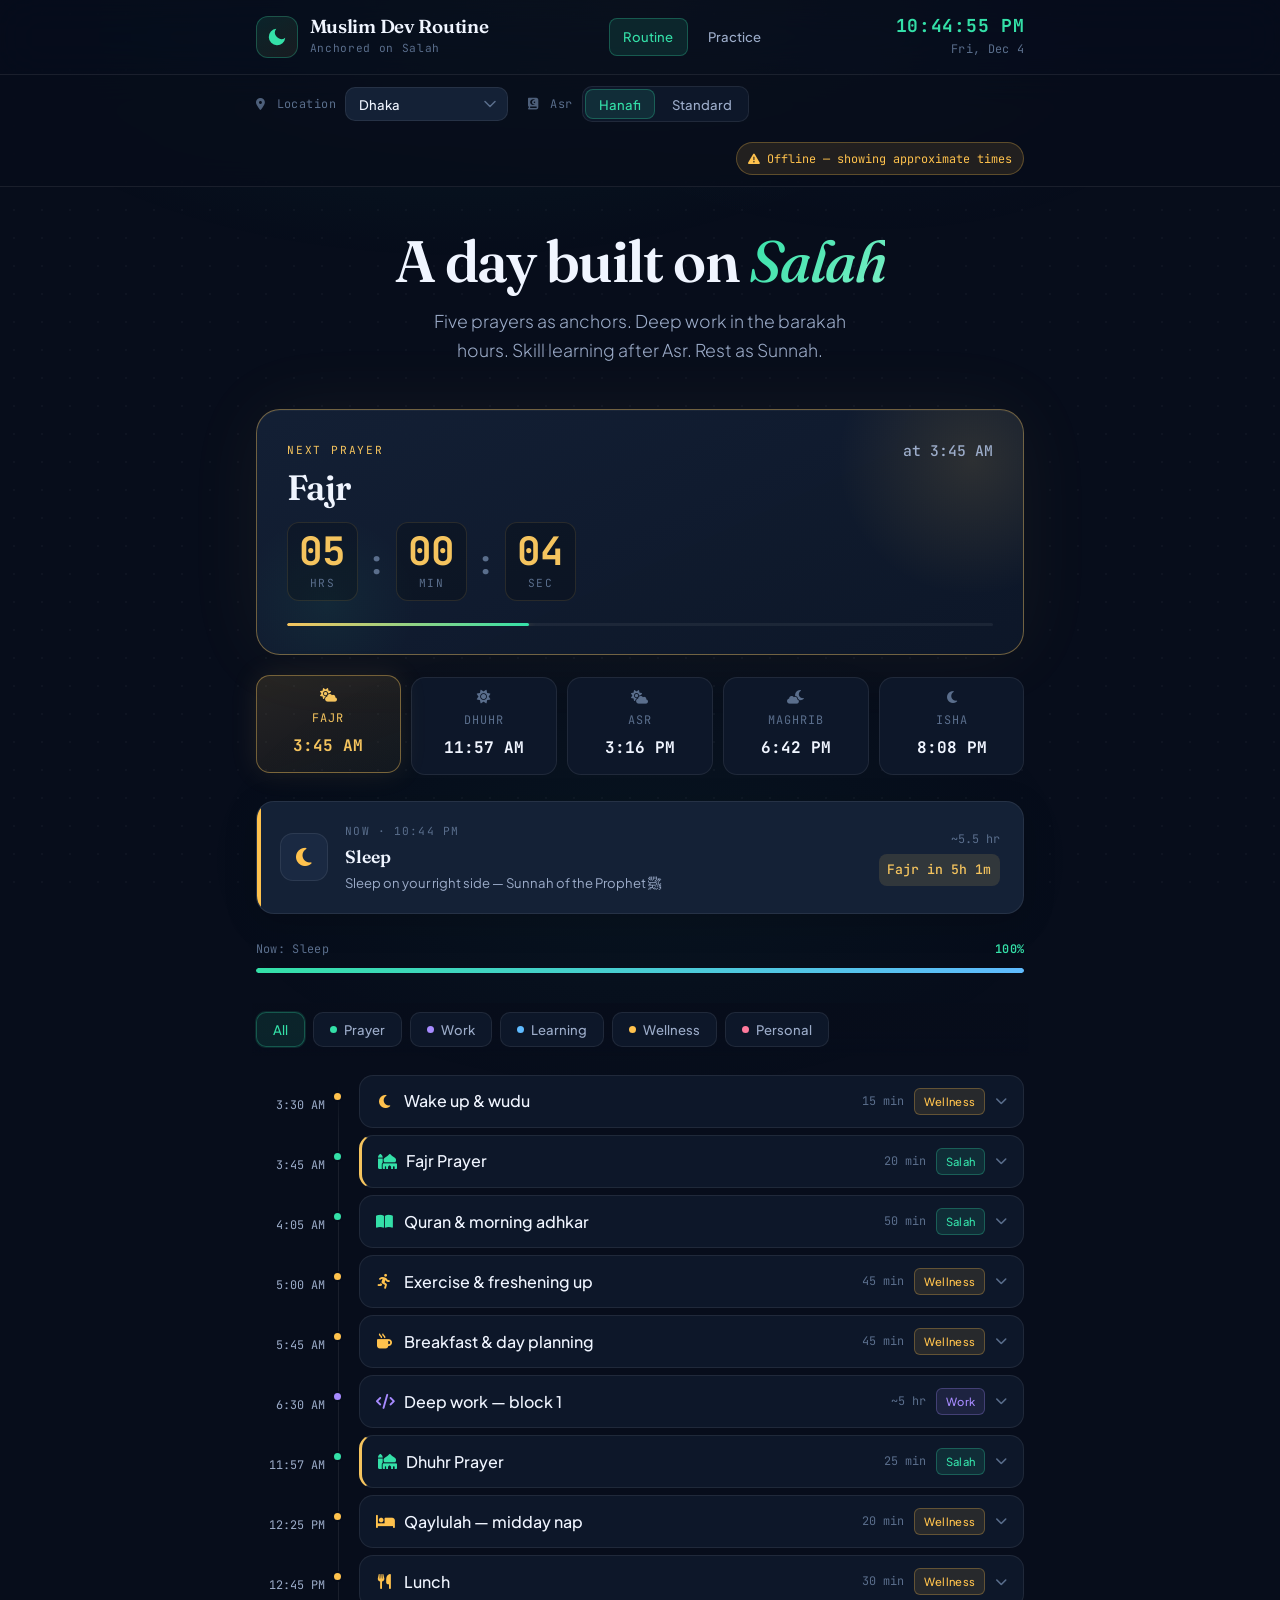
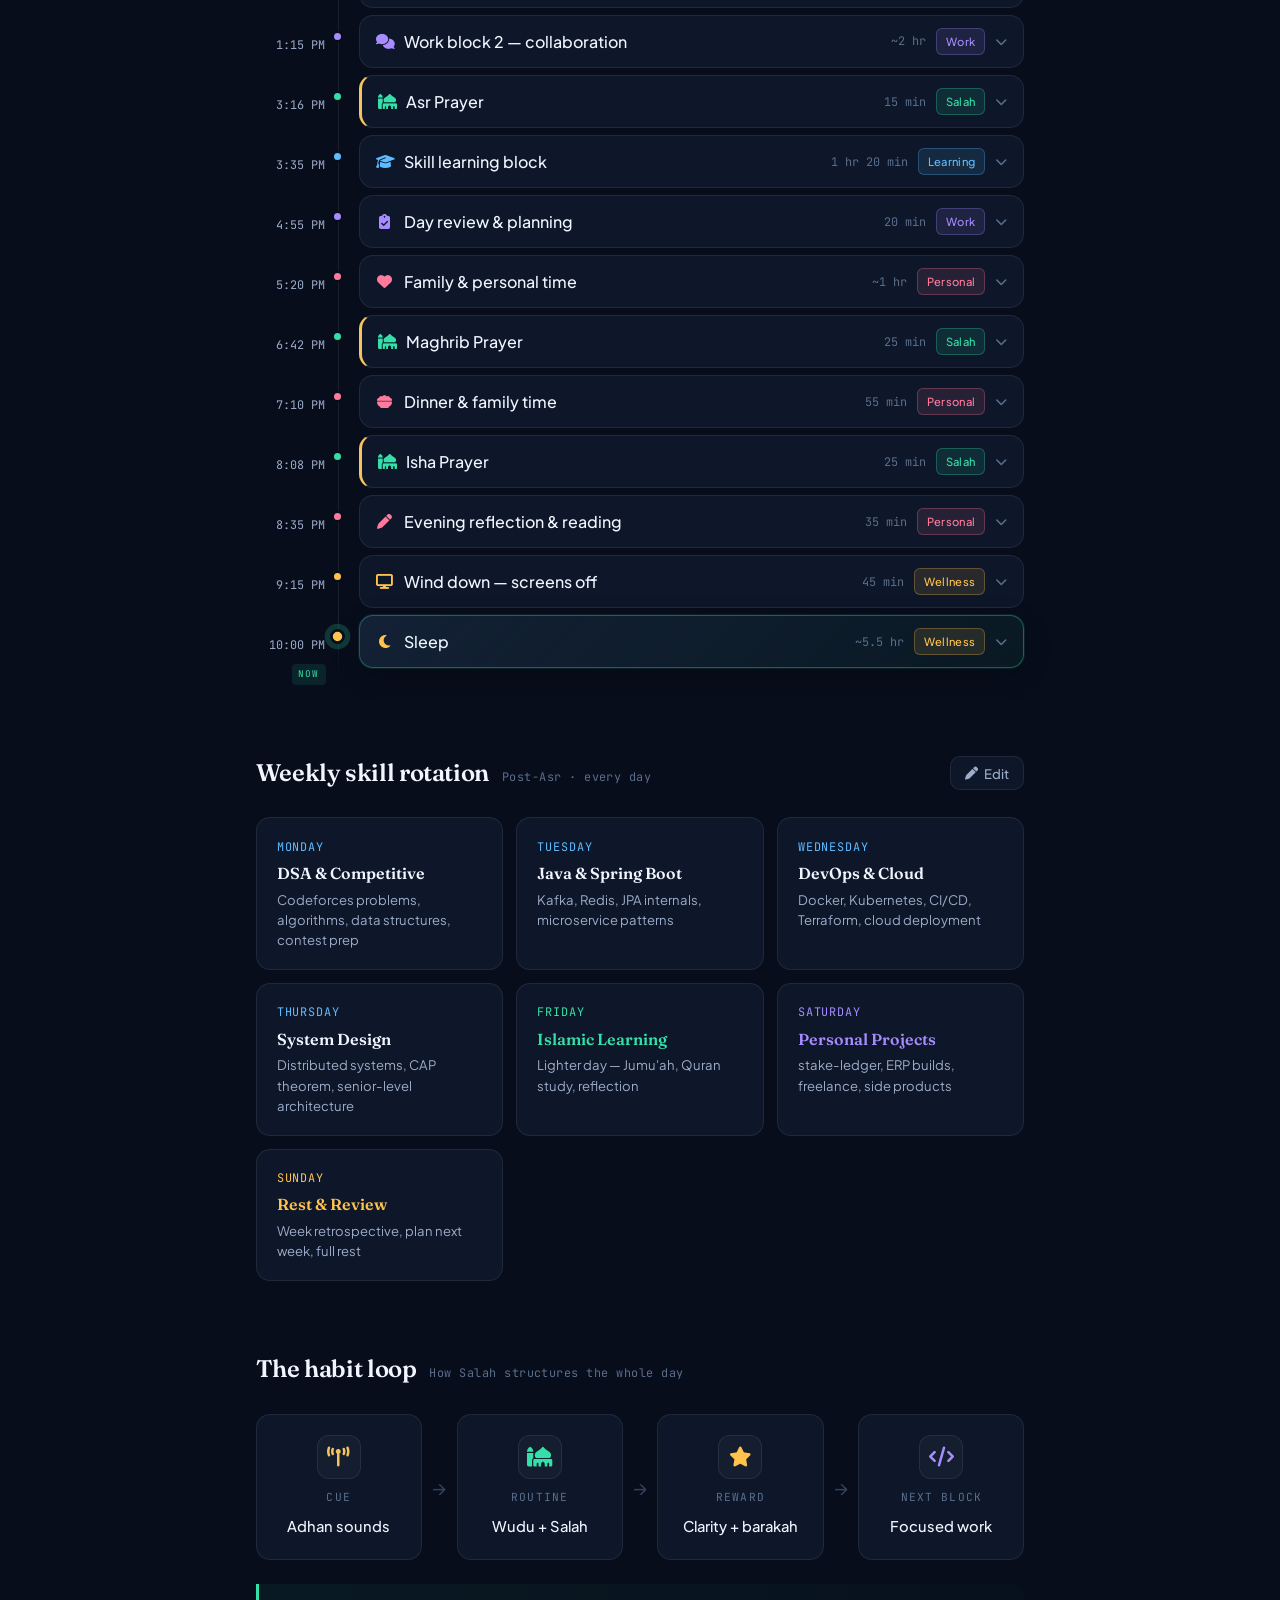
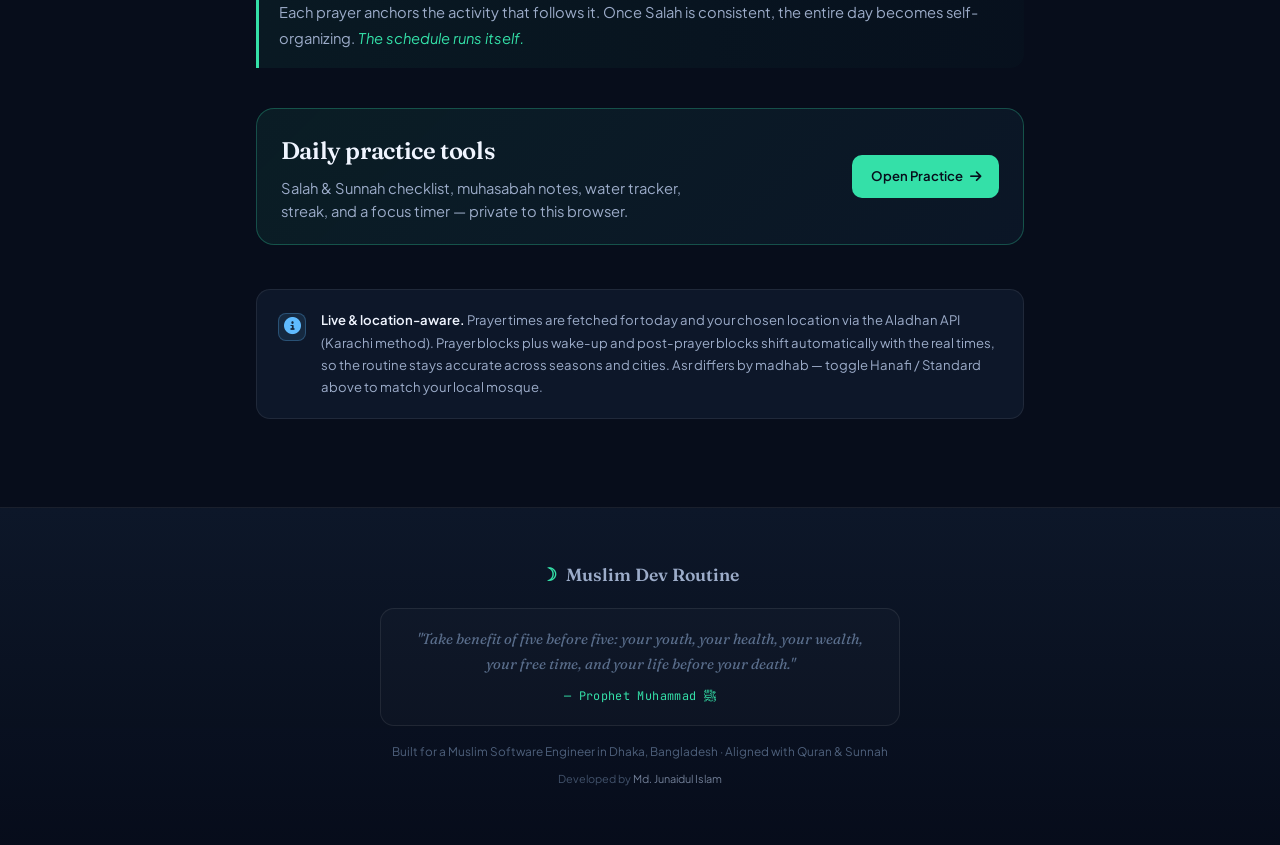
<file: index.html>
<!DOCTYPE html>
<html lang="en">
<head>
  <meta charset="UTF-8" />
  <meta name="viewport" content="width=device-width, initial-scale=1.0" />
  <meta name="description" content="A complete daily routine for a Muslim Software Engineer — anchored around the five daily prayers with live times, deep work, skill learning, and Sunnah habits." />
  <title>Muslim Dev Routine</title>

  <!-- Fonts: Fraunces (display serif) · Plus Jakarta Sans (body) · JetBrains Mono (time) -->
  <link rel="preconnect" href="https://fonts.googleapis.com" />
  <link rel="preconnect" href="https://fonts.gstatic.com" crossorigin />
  <link href="https://fonts.googleapis.com/css2?family=Fraunces:opsz,wght@9..144,400;9..144,500;9..144,600;9..144,700&family=Plus+Jakarta+Sans:wght@300;400;500;600;700&family=JetBrains+Mono:wght@400;500;700&display=swap" rel="stylesheet" />

  <!-- Icons -->
  <link rel="stylesheet" href="https://cdnjs.cloudflare.com/ajax/libs/font-awesome/6.5.0/css/all.min.css" />

  <link rel="stylesheet" href="style.css" />
</head>
<body>

  <div class="bg-dots" aria-hidden="true"></div>
  <div class="bg-glow" aria-hidden="true"></div>
  <div class="bg-glow-bottom" aria-hidden="true"></div>
  <div class="scroll-bar" id="scrollBar" aria-hidden="true"></div>

  <!-- ═══ HEADER ═══ -->
  <header class="header">
    <div class="wrap header-wrap">
      <a class="brand" href="index.html" aria-label="Muslim Dev Routine">
        <span class="brand-moon" aria-hidden="true">
          <svg width="22" height="22" viewBox="0 0 24 24" fill="none">
            <path d="M21 12.79A9 9 0 1 1 11.21 3 7 7 0 0 0 21 12.79z" fill="currentColor"/>
          </svg>
        </span>
        <span class="brand-text">
          <span class="brand-name">Muslim Dev Routine</span>
          <span class="brand-tagline">Anchored on Salah</span>
        </span>
      </a>
      <nav class="site-nav" aria-label="Primary">
        <a class="nav-link active" href="index.html" aria-current="page">Routine</a>
        <a class="nav-link" href="practice.html">Practice</a>
      </nav>
      <div class="header-clock" aria-live="off">
        <div class="clock-time" id="clockTime">--:--:--</div>
        <div class="clock-date" id="clockDate">Loading…</div>
      </div>
    </div>
  </header>

  <!-- ═══ CONTROLS ═══ -->
  <div class="controls-bar">
    <div class="wrap controls-wrap">
      <div class="control-group">
        <label class="control-label" for="citySelect"><i class="fas fa-location-dot" aria-hidden="true"></i> Location</label>
        <select id="citySelect" class="control-select" aria-label="Choose city">
          <option value="__geo">📍 Use my location</option>
          <option value="dhaka" selected>Dhaka</option>
          <option value="chittagong">Chittagong</option>
          <option value="sylhet">Sylhet</option>
          <option value="rajshahi">Rajshahi</option>
          <option value="khulna">Khulna</option>
          <option value="rangpur">Rangpur</option>
          <option value="barisal">Barisal</option>
          <option value="mymensingh">Mymensingh</option>
        </select>
      </div>
      <div class="control-group">
        <span class="control-label"><i class="fas fa-book-quran" aria-hidden="true"></i> Asr</span>
        <div class="madhab-toggle" role="tablist" aria-label="Asr calculation method">
          <button class="madhab-btn active" data-school="1" role="tab" aria-selected="true">Hanafi</button>
          <button class="madhab-btn" data-school="0" role="tab" aria-selected="false">Standard</button>
        </div>
      </div>
      <div class="live-banner" id="liveBanner">Loading…</div>
    </div>
  </div>

  <!-- ═══ MAIN ═══ -->
  <main>
    <div class="wrap main-wrap">

      <!-- Hero -->
      <section class="hero" aria-labelledby="heroTitle">
        <h1 class="hero-title" id="heroTitle">A day built on <em>Salah</em></h1>
        <p class="hero-sub">Five prayers as anchors. Deep work in the barakah hours. Skill learning after Asr. Rest as Sunnah.</p>
      </section>

      <!-- ═══ NEXT-PRAYER COUNTDOWN ═══ -->
      <section class="countdown" id="countdown" aria-label="Countdown to next prayer">
        <div class="cd-top">
          <span class="cd-kicker">Next prayer</span>
          <span class="cd-target" id="cdTarget">—</span>
        </div>
        <div class="cd-name" id="cdName">—</div>
        <div class="cd-timer" id="cdTimer" role="timer" aria-live="off">
          <span class="cd-unit"><span class="cd-num" id="cdH">00</span><span class="cd-lab">hrs</span></span>
          <span class="cd-colon">:</span>
          <span class="cd-unit"><span class="cd-num" id="cdM">00</span><span class="cd-lab">min</span></span>
          <span class="cd-colon">:</span>
          <span class="cd-unit"><span class="cd-num" id="cdS">00</span><span class="cd-lab">sec</span></span>
        </div>
        <div class="cd-track" aria-hidden="true"><div class="cd-fill" id="cdFill"></div></div>
      </section>

      <!-- Prayer pills row -->
      <div class="prayer-row" role="list" aria-label="Today's prayer times" id="prayerPills"></div>

      <!-- Now card -->
      <div class="now-card" id="nowCard" aria-live="off" aria-label="Current activity"></div>

      <!-- Day progress -->
      <div class="progress-row" role="group" aria-label="Day progress">
        <div class="progress-meta">
          <span id="progressLabel">Day progress</span>
          <span class="progress-pct" id="progressPct">0%</span>
        </div>
        <div class="progress-track" role="progressbar" aria-valuenow="0" aria-valuemin="0" aria-valuemax="100" id="progressTrack">
          <div class="progress-fill" id="progressFill"></div>
        </div>
      </div>

      <!-- Filter bar + Timeline -->
      <section class="schedule-section" aria-label="Daily schedule">
        <nav class="filters" aria-label="Filter by category" role="tablist">
          <button class="filter active" data-cat="all" role="tab" aria-selected="true">All</button>
          <button class="filter" data-cat="s" role="tab" aria-selected="false"><span class="fdot fdot-s"></span>Prayer</button>
          <button class="filter" data-cat="w" role="tab" aria-selected="false"><span class="fdot fdot-w"></span>Work</button>
          <button class="filter" data-cat="l" role="tab" aria-selected="false"><span class="fdot fdot-l"></span>Learning</button>
          <button class="filter" data-cat="h" role="tab" aria-selected="false"><span class="fdot fdot-h"></span>Wellness</button>
          <button class="filter" data-cat="f" role="tab" aria-selected="false"><span class="fdot fdot-f"></span>Personal</button>
        </nav>
        <div class="timeline" id="timeline" role="list"></div>
      </section>

      <!-- Weekly rotation -->
      <section class="extra-section" aria-labelledby="weekTitle">
        <div class="extra-header week-header">
          <div class="extra-header-main">
            <h2 id="weekTitle">Weekly skill rotation</h2>
            <span class="extra-sub">Post-Asr · every day</span>
            <span class="week-custom-badge" id="weekCustomBadge" hidden>Custom</span>
          </div>
          <div class="week-actions" id="weekActions" aria-label="Weekly rotation actions">
            <button type="button" class="week-btn" id="weekEditBtn" aria-label="Edit weekly rotation">
              <i class="fas fa-pen" aria-hidden="true"></i> Edit
            </button>
            <button type="button" class="week-btn week-btn-primary" id="weekSaveBtn" hidden>
              <i class="fas fa-check" aria-hidden="true"></i> Save
            </button>
            <button type="button" class="week-btn" id="weekCancelBtn" hidden>Cancel</button>
            <button type="button" class="week-btn week-btn-muted" id="weekResetBtn" hidden title="Restore default rotation">
              <i class="fas fa-rotate-left" aria-hidden="true"></i> Reset
            </button>
          </div>
        </div>
        <div class="week-grid" id="weekGrid"></div>
      </section>

      <!-- Habit loop -->
      <section class="extra-section" aria-labelledby="habitTitle">
        <div class="extra-header">
          <h2 id="habitTitle">The habit loop</h2>
          <span class="extra-sub">How Salah structures the whole day</span>
        </div>
        <div class="habit-flow">
          <div class="habit-card">
            <span class="habit-icon hc-gold"><i class="fas fa-tower-broadcast" aria-hidden="true"></i></span>
            <span class="habit-step">Cue</span><span class="habit-desc">Adhan sounds</span>
          </div>
          <span class="habit-arrow" aria-hidden="true">→</span>
          <div class="habit-card">
            <span class="habit-icon hc-green"><i class="fas fa-mosque" aria-hidden="true"></i></span>
            <span class="habit-step">Routine</span><span class="habit-desc">Wudu + Salah</span>
          </div>
          <span class="habit-arrow" aria-hidden="true">→</span>
          <div class="habit-card">
            <span class="habit-icon hc-amber"><i class="fas fa-star" aria-hidden="true"></i></span>
            <span class="habit-step">Reward</span><span class="habit-desc">Clarity + barakah</span>
          </div>
          <span class="habit-arrow" aria-hidden="true">→</span>
          <div class="habit-card">
            <span class="habit-icon hc-purple"><i class="fas fa-code" aria-hidden="true"></i></span>
            <span class="habit-step">Next block</span><span class="habit-desc">Focused work</span>
          </div>
        </div>
        <blockquote class="habit-quote">
          Each prayer anchors the activity that follows it. Once Salah is consistent,
          the entire day becomes self-organizing. <em>The schedule runs itself.</em>
        </blockquote>
      </section>

      <!-- Practice teaser (new interactive tools) -->
      <aside class="practice-teaser" aria-labelledby="practiceTeaserTitle">
        <div class="practice-teaser-copy">
          <h2 id="practiceTeaserTitle">Daily practice tools</h2>
          <p>Salah &amp; Sunnah checklist, muhasabah notes, water tracker, streak, and a focus timer — private to this browser.</p>
        </div>
        <a class="practice-teaser-cta" href="practice.html">
          Open Practice <i class="fas fa-arrow-right" aria-hidden="true"></i>
        </a>
      </aside>

      <!-- Info note -->
      <div class="info-note" role="note">
        <i class="fas fa-circle-info" aria-hidden="true"></i>
        <div>
          <strong>Live &amp; location-aware.</strong> Prayer times are fetched for today and your chosen
          location via the Aladhan API (Karachi method). Prayer blocks plus wake-up and post-prayer blocks
          shift automatically with the real times, so the routine stays accurate across seasons and cities.
          Asr differs by madhab — toggle Hanafi / Standard above to match your local mosque.
        </div>
      </div>

    </div>
  </main>

  <!-- ═══ FOOTER ═══ -->
  <footer class="footer">
    <div class="wrap footer-wrap">
      <p class="footer-brand"><span aria-hidden="true">☽</span> Muslim Dev Routine</p>
      <blockquote class="footer-hadith">
        "Take benefit of five before five: your youth, your health, your wealth,
        your free time, and your life before your death."
        <cite>— Prophet Muhammad ﷺ</cite>
      </blockquote>
      <p class="footer-note">Built for a Muslim Software Engineer in Dhaka, Bangladesh · Aligned with Quran &amp; Sunnah</p>
      <p class="footer-by">Developed by <a href="https://www.junaidul.pro.bd" target="_blank" rel="noopener noreferrer">Md. Junaidul Islam</a></p>
    </div>
  </footer>

  <script src="script.js"></script>
</body>
</html>
</file>
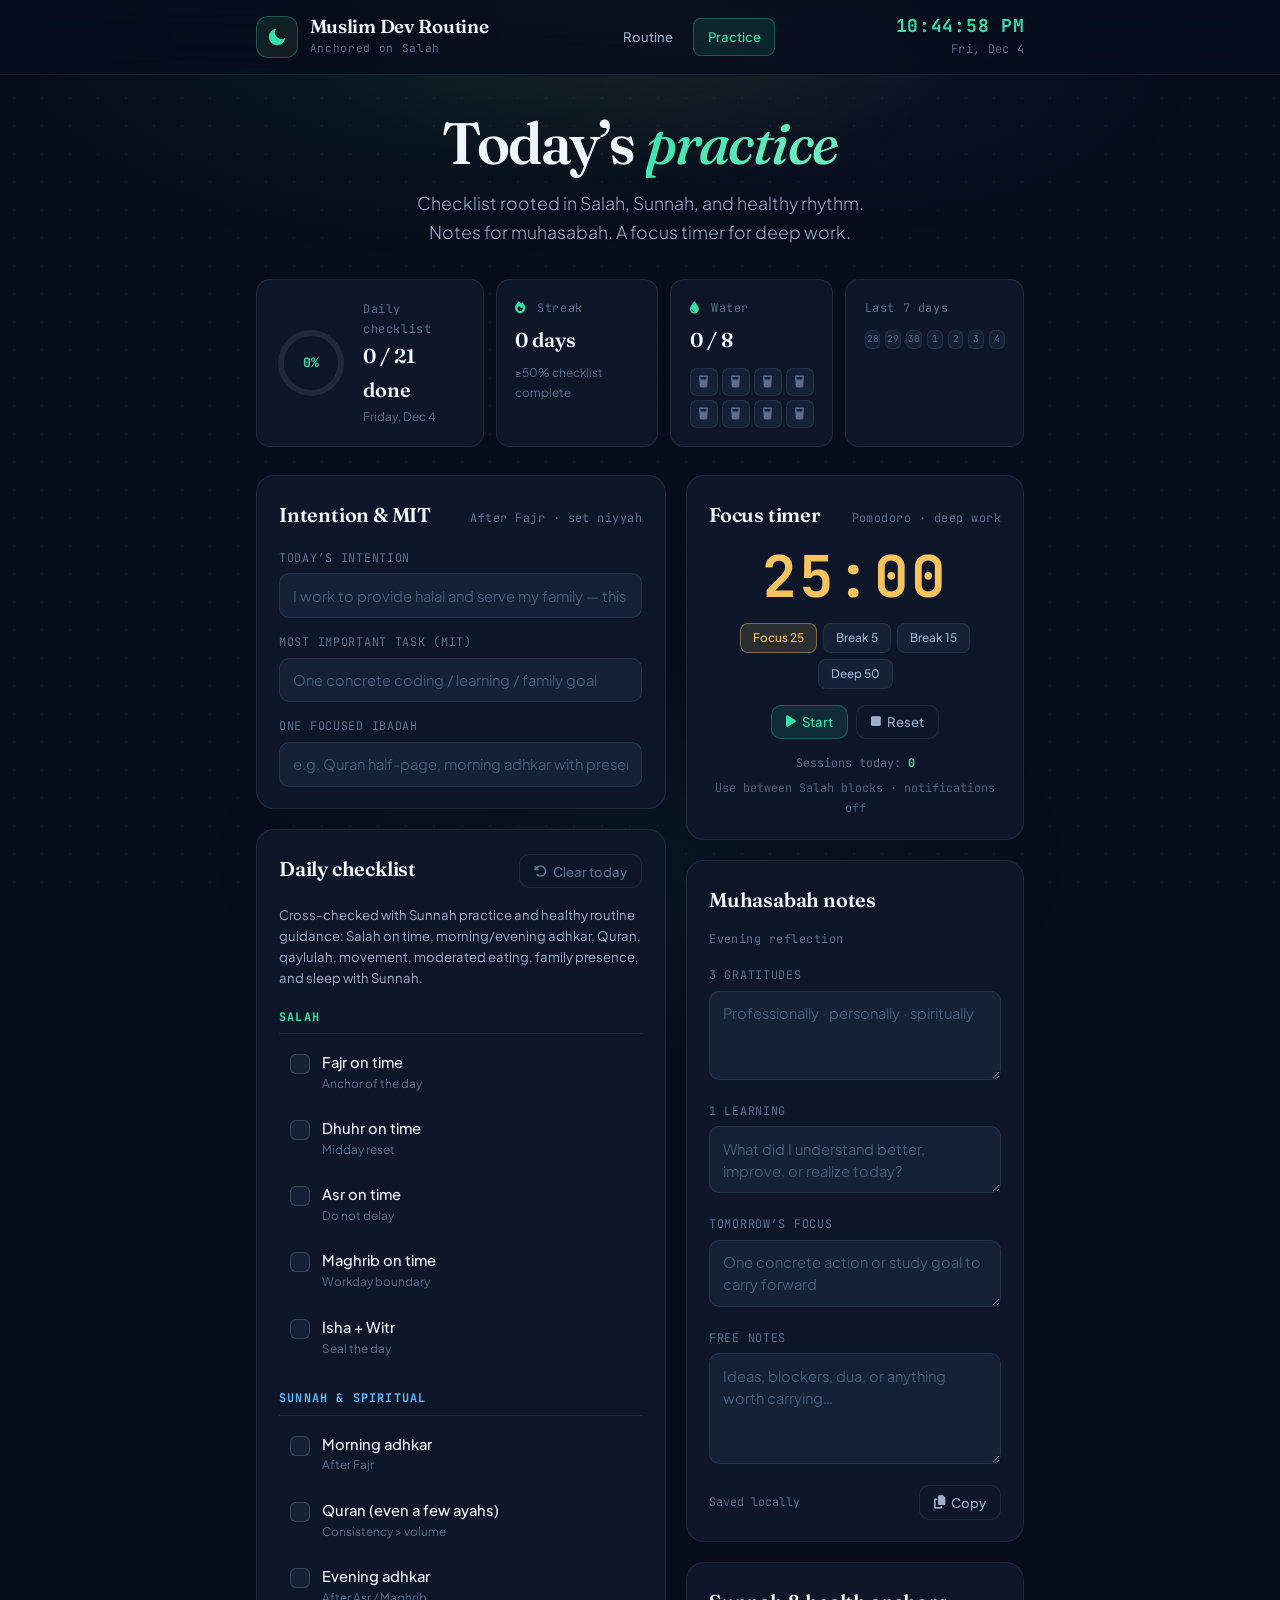
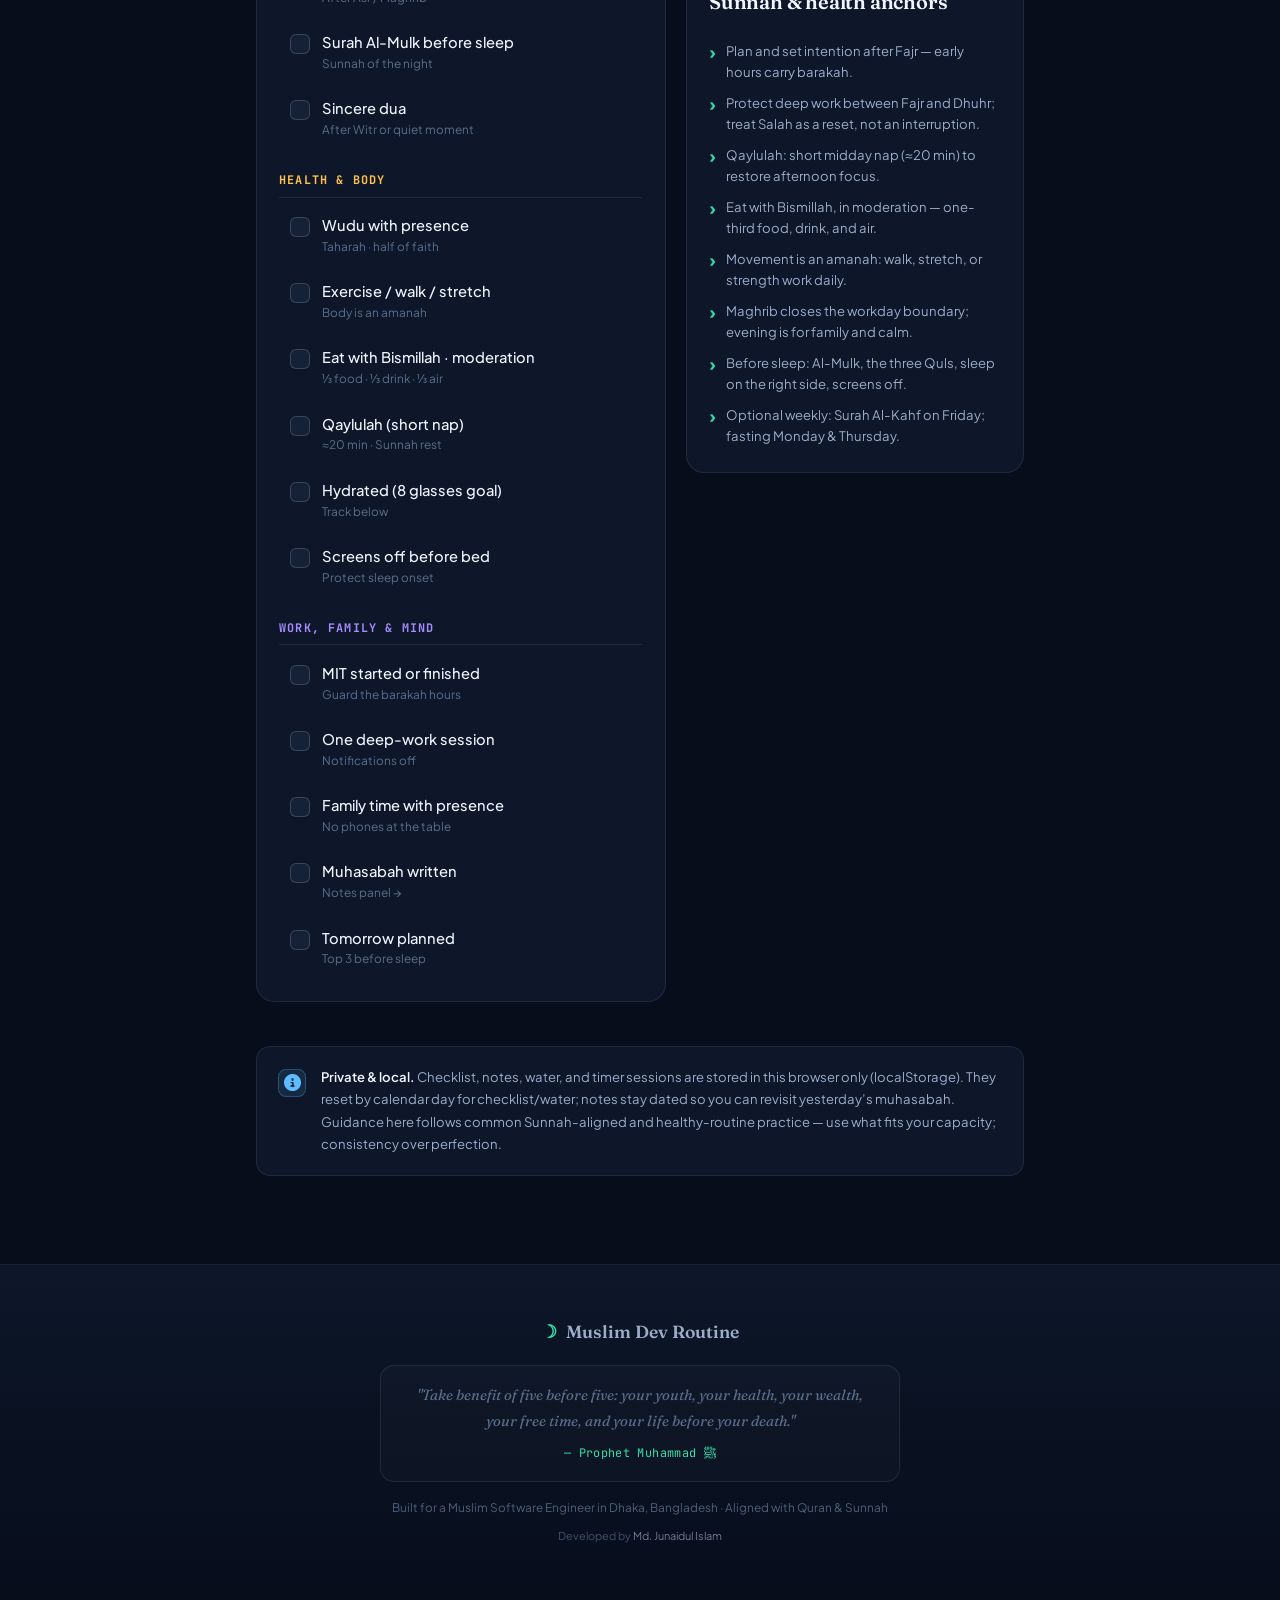
<file: practice.html>
<!DOCTYPE html>
<html lang="en">
<head>
  <meta charset="UTF-8" />
  <meta name="viewport" content="width=device-width, initial-scale=1.0" />
  <meta name="description" content="Interactive daily practice — Salah checklist, Sunnah & health habits, muhasabah notes, and a focus timer for the Muslim Dev Routine." />
  <title>Practice · Muslim Dev Routine</title>

  <link rel="preconnect" href="https://fonts.googleapis.com" />
  <link rel="preconnect" href="https://fonts.gstatic.com" crossorigin />
  <link href="https://fonts.googleapis.com/css2?family=Fraunces:opsz,wght@9..144,400;9..144,500;9..144,600;9..144,700&family=Plus+Jakarta+Sans:wght@300;400;500;600;700&family=JetBrains+Mono:wght@400;500;700&display=swap" rel="stylesheet" />
  <link rel="stylesheet" href="https://cdnjs.cloudflare.com/ajax/libs/font-awesome/6.5.0/css/all.min.css" />
  <link rel="stylesheet" href="style.css" />
</head>
<body class="practice-page">

  <div class="bg-dots" aria-hidden="true"></div>
  <div class="bg-glow" aria-hidden="true"></div>
  <div class="bg-glow-bottom" aria-hidden="true"></div>
  <div class="scroll-bar" id="scrollBar" aria-hidden="true"></div>

  <header class="header">
    <div class="wrap header-wrap">
      <a class="brand" href="index.html" aria-label="Muslim Dev Routine">
        <span class="brand-moon" aria-hidden="true">
          <svg width="22" height="22" viewBox="0 0 24 24" fill="none">
            <path d="M21 12.79A9 9 0 1 1 11.21 3 7 7 0 0 0 21 12.79z" fill="currentColor"/>
          </svg>
        </span>
        <span class="brand-text">
          <span class="brand-name">Muslim Dev Routine</span>
          <span class="brand-tagline">Anchored on Salah</span>
        </span>
      </a>
      <nav class="site-nav" aria-label="Primary">
        <a class="nav-link" href="index.html">Routine</a>
        <a class="nav-link active" href="practice.html" aria-current="page">Practice</a>
      </nav>
      <div class="header-clock" aria-live="off">
        <div class="clock-time" id="clockTime">--:--:--</div>
        <div class="clock-date" id="clockDate">Loading…</div>
      </div>
    </div>
  </header>

  <main>
    <div class="wrap main-wrap practice-wrap">

      <section class="hero practice-hero" aria-labelledby="practiceTitle">
        <h1 class="hero-title" id="practiceTitle">Today’s <em>practice</em></h1>
        <p class="hero-sub">Checklist rooted in Salah, Sunnah, and healthy rhythm. Notes for muhasabah. A focus timer for deep work.</p>
      </section>

      <!-- Summary strip -->
      <section class="practice-summary" aria-label="Today summary">
        <div class="psum-card psum-progress">
          <div class="psum-ring-wrap" aria-hidden="true">
            <svg class="psum-ring" viewBox="0 0 72 72">
              <circle class="psum-ring-bg" cx="36" cy="36" r="30" />
              <circle class="psum-ring-fill" id="progressRing" cx="36" cy="36" r="30" />
            </svg>
            <span class="psum-ring-pct" id="checkPctLabel">0%</span>
          </div>
          <div>
            <div class="psum-kicker">Daily checklist</div>
            <div class="psum-value" id="checkCountLabel">0 / 0 done</div>
            <div class="psum-hint" id="checkDateLabel">—</div>
          </div>
        </div>
        <div class="psum-card">
          <div class="psum-kicker"><i class="fas fa-fire" aria-hidden="true"></i> Streak</div>
          <div class="psum-value"><span id="streakCount">0</span> days</div>
          <div class="psum-hint">≥50% checklist complete</div>
        </div>
        <div class="psum-card">
          <div class="psum-kicker"><i class="fas fa-droplet" aria-hidden="true"></i> Water</div>
          <div class="psum-value"><span id="waterCount">0</span> / 8</div>
          <div class="water-row" id="waterRow" role="group" aria-label="Water glasses"></div>
        </div>
        <div class="psum-card psum-week">
          <div class="psum-kicker">Last 7 days</div>
          <div class="week-heat" id="weekHeat" aria-label="Weekly completion"></div>
        </div>
      </section>

      <div class="practice-grid">

        <!-- Left column -->
        <div class="practice-col">

          <!-- Intention -->
          <section class="panel" aria-labelledby="intentTitle">
            <div class="panel-head">
              <h2 id="intentTitle">Intention &amp; MIT</h2>
              <span class="panel-sub">After Fajr · set niyyah</span>
            </div>
            <label class="field">
              <span class="field-label">Today’s intention</span>
              <input type="text" id="intentInput" class="field-input" maxlength="160"
                placeholder="I work to provide halal and serve my family — this is ibadah" />
            </label>
            <label class="field">
              <span class="field-label">Most Important Task (MIT)</span>
              <input type="text" id="mitInput" class="field-input" maxlength="160"
                placeholder="One concrete coding / learning / family goal" />
            </label>
            <label class="field">
              <span class="field-label">One focused ibadah</span>
              <input type="text" id="ibadahInput" class="field-input" maxlength="120"
                placeholder="e.g. Quran half-page, morning adhkar with presence" />
            </label>
          </section>

          <!-- Checklist -->
          <section class="panel" aria-labelledby="checkTitle">
            <div class="panel-head">
              <h2 id="checkTitle">Daily checklist</h2>
              <button type="button" class="week-btn week-btn-muted" id="resetChecksBtn" title="Clear today’s checks">
                <i class="fas fa-rotate-left" aria-hidden="true"></i> Clear today
              </button>
            </div>
            <p class="panel-lead">Cross-checked with Sunnah practice and healthy routine guidance: Salah on time, morning/evening adhkar, Quran, qaylulah, movement, moderated eating, family presence, and sleep with Sunnah.</p>
            <div id="checklistRoot"></div>
          </section>

        </div>

        <!-- Right column -->
        <div class="practice-col">

          <!-- Focus timer -->
          <section class="panel timer-panel" aria-labelledby="timerTitle">
            <div class="panel-head">
              <h2 id="timerTitle">Focus timer</h2>
              <span class="panel-sub">Pomodoro · deep work</span>
            </div>
            <div class="timer-display" id="timerDisplay" role="timer" aria-live="off">25:00</div>
            <div class="timer-modes" role="tablist" aria-label="Timer mode">
              <button type="button" class="timer-mode active" data-mins="25" role="tab" aria-selected="true">Focus 25</button>
              <button type="button" class="timer-mode" data-mins="5" role="tab" aria-selected="false">Break 5</button>
              <button type="button" class="timer-mode" data-mins="15" role="tab" aria-selected="false">Break 15</button>
              <button type="button" class="timer-mode" data-mins="50" role="tab" aria-selected="false">Deep 50</button>
            </div>
            <div class="timer-actions">
              <button type="button" class="week-btn week-btn-primary" id="timerStartBtn">
                <i class="fas fa-play" aria-hidden="true"></i> Start
              </button>
              <button type="button" class="week-btn" id="timerPauseBtn" hidden>
                <i class="fas fa-pause" aria-hidden="true"></i> Pause
              </button>
              <button type="button" class="week-btn" id="timerResetBtn">
                <i class="fas fa-stop" aria-hidden="true"></i> Reset
              </button>
            </div>
            <div class="timer-meta">
              <span>Sessions today: <strong id="sessionCount">0</strong></span>
              <span class="timer-hint">Use between Salah blocks · notifications off</span>
            </div>
          </section>

          <!-- Muhasabah notes -->
          <section class="panel" aria-labelledby="notesTitle">
            <div class="panel-head">
              <h2 id="notesTitle">Muhasabah notes</h2>
              <span class="panel-sub">Evening reflection</span>
            </div>
            <label class="field">
              <span class="field-label">3 gratitudes</span>
              <textarea id="gratitudeNote" class="field-textarea" rows="3" maxlength="600"
                placeholder="Professionally · personally · spiritually"></textarea>
            </label>
            <label class="field">
              <span class="field-label">1 learning</span>
              <textarea id="learningNote" class="field-textarea" rows="2" maxlength="400"
                placeholder="What did I understand better, improve, or realize today?"></textarea>
            </label>
            <label class="field">
              <span class="field-label">Tomorrow’s focus</span>
              <textarea id="tomorrowNote" class="field-textarea" rows="2" maxlength="400"
                placeholder="One concrete action or study goal to carry forward"></textarea>
            </label>
            <label class="field">
              <span class="field-label">Free notes</span>
              <textarea id="freeNote" class="field-textarea" rows="4" maxlength="2000"
                placeholder="Ideas, blockers, dua, or anything worth carrying…"></textarea>
            </label>
            <div class="notes-save-row">
              <span class="notes-status" id="notesStatus">Saved locally</span>
              <button type="button" class="week-btn" id="exportNotesBtn" title="Copy today’s notes">
                <i class="fas fa-copy" aria-hidden="true"></i> Copy
              </button>
            </div>
          </section>

          <!-- Sunnah quick reference -->
          <section class="panel tip-panel" aria-labelledby="sunnahTitle">
            <div class="panel-head">
              <h2 id="sunnahTitle">Sunnah &amp; health anchors</h2>
            </div>
            <ul class="tip-list sunnah-tips">
              <li>Plan and set intention after Fajr — early hours carry barakah.</li>
              <li>Protect deep work between Fajr and Dhuhr; treat Salah as a reset, not an interruption.</li>
              <li>Qaylulah: short midday nap (≈20 min) to restore afternoon focus.</li>
              <li>Eat with Bismillah, in moderation — one-third food, drink, and air.</li>
              <li>Movement is an amanah: walk, stretch, or strength work daily.</li>
              <li>Maghrib closes the workday boundary; evening is for family and calm.</li>
              <li>Before sleep: Al-Mulk, the three Quls, sleep on the right side, screens off.</li>
              <li>Optional weekly: Surah Al-Kahf on Friday; fasting Monday &amp; Thursday.</li>
            </ul>
          </section>

        </div>
      </div>

      <div class="info-note" role="note">
        <i class="fas fa-circle-info" aria-hidden="true"></i>
        <div>
          <strong>Private &amp; local.</strong> Checklist, notes, water, and timer sessions are stored in this browser only (localStorage).
          They reset by calendar day for checklist/water; notes stay dated so you can revisit yesterday’s muhasabah.
          Guidance here follows common Sunnah-aligned and healthy-routine practice — use what fits your capacity; consistency over perfection.
        </div>
      </div>

    </div>
  </main>

  <footer class="footer">
    <div class="wrap footer-wrap">
      <p class="footer-brand"><span aria-hidden="true">☽</span> Muslim Dev Routine</p>
      <blockquote class="footer-hadith">
        "Take benefit of five before five: your youth, your health, your wealth,
        your free time, and your life before your death."
        <cite>— Prophet Muhammad ﷺ</cite>
      </blockquote>
      <p class="footer-note">Built for a Muslim Software Engineer in Dhaka, Bangladesh · Aligned with Quran &amp; Sunnah</p>
      <p class="footer-by">Developed by <a href="https://www.junaidul.pro.bd" target="_blank" rel="noopener noreferrer">Md. Junaidul Islam</a></p>
    </div>
  </footer>

  <script src="practice.js"></script>
</body>
</html>
</file>
<file: style.css>
/* ═══════════════════════════════════════════════════════════
   Muslim Dev Routine  ·  style.css
   Theme: Desert Night
   Fonts: Fraunces (display) · Plus Jakarta Sans (body) · JetBrains Mono (time)
   ═══════════════════════════════════════════════════════════ */

:root {
  /* Backgrounds */
  --bg:#070D1B; --s1:#0D1729; --s2:#142136; --s3:#1A2942; --s4:#21344F;

  /* Borders */
  --bdr:rgba(255,255,255,.08); --bdrh:rgba(255,255,255,.16);

  /* Category colors */
  --cs:#34E0A8; --cw:#A78BFF; --cl:#5FBBFF; --ch:#FFC24D; --cf:#FF7A9C;
  --cs-a:rgba(52,224,168,.11); --cw-a:rgba(167,139,255,.11);
  --cl-a:rgba(95,187,255,.11);  --ch-a:rgba(255,194,77,.11); --cf-a:rgba(255,122,156,.11);
  --cs-b:rgba(52,224,168,.28); --cw-b:rgba(167,139,255,.28);
  --cl-b:rgba(95,187,255,.28);  --ch-b:rgba(255,194,77,.28); --cf-b:rgba(255,122,156,.28);

  /* Gold (prayer accent) */
  --gold:#F5C45E; --golda:rgba(245,196,94,.13); --goldb:rgba(245,196,94,.42);

  /* Text */
  --t1:#F0F5FF; --t2:#9CACC9; --t3:#5A6E8C;

  /* Fonts */
  --ff-h:'Fraunces',serif;
  --ff-b:'Plus Jakarta Sans',sans-serif;
  --ff-m:'JetBrains Mono',monospace;

  /* Type scale (rem, base 16px) */
  --fs-hero:clamp(2.5rem,6.2vw,3.65rem);
  --fs-h2:1.5rem;
  --fs-lg:1.1rem;
  --fs-md:1rem;
  --fs-sm:.92rem;
  --fs-xs:.82rem;
  --fs-2xs:.74rem;
  --fs-label:.7rem;

  /* Layout */
  --mw:820px; --r:14px; --rl:18px; --rx:24px;
  --ease:cubic-bezier(.4,0,.2,1);
  --header-h:72px;
  --controls-h:56px;
}

*,*::before,*::after{box-sizing:border-box;margin:0;padding:0}
html{font-size:16px;scroll-behavior:smooth;-webkit-text-size-adjust:100%}
body{
  background:var(--bg); color:var(--t1);
  font-family:var(--ff-b); font-weight:400;
  font-size:var(--fs-md); line-height:1.7;
  min-height:100vh; overflow-x:hidden;
  -webkit-font-smoothing:antialiased; text-rendering:optimizeLegibility;
}
a{color:var(--cl);text-decoration:none}
a:hover{text-decoration:underline}
button{border:none;background:none;cursor:pointer;font-family:inherit;color:inherit}
[hidden]{display:none!important}
em{font-style:italic}
::selection{background:rgba(52,224,168,.28);color:var(--t1)}

.wrap{max-width:var(--mw);margin:0 auto;padding:0 1.6rem}

/* Background */
.bg-dots{position:fixed;inset:0;z-index:0;pointer-events:none;
  background-image:radial-gradient(circle,rgba(255,255,255,.035) 1px,transparent 1px);
  background-size:28px 28px; opacity:.85}
.bg-glow{position:fixed;top:-300px;left:50%;transform:translateX(-50%);
  width:1200px;height:720px;z-index:0;pointer-events:none;
  background:
    radial-gradient(ellipse 55% 50% at 50% 40%,rgba(245,196,94,.07) 0%,transparent 55%),
    radial-gradient(ellipse 70% 55% at 35% 45%,rgba(52,224,168,.07) 0%,transparent 60%),
    radial-gradient(ellipse 50% 45% at 70% 50%,rgba(95,187,255,.04) 0%,transparent 55%)}
.bg-glow-bottom{position:fixed;bottom:-200px;left:50%;transform:translateX(-50%);
  width:900px;height:480px;z-index:0;pointer-events:none;
  background:radial-gradient(ellipse,rgba(52,224,168,.04) 0%,transparent 70%)}

/* Scroll bar */
.scroll-bar{position:fixed;top:0;left:0;height:2px;width:0%;z-index:1000;
  background:linear-gradient(90deg,var(--gold),var(--cs),var(--cl));
  transition:width .1s linear; box-shadow:0 0 12px rgba(52,224,168,.35)}

/* ─── HEADER ─── */
.header{position:sticky;top:0;z-index:300;
  background:rgba(7,13,27,.82);backdrop-filter:blur(20px) saturate(1.2);
  -webkit-backdrop-filter:blur(20px) saturate(1.2);
  border-bottom:1px solid var(--bdr)}
.header-wrap{display:flex;align-items:center;justify-content:space-between;gap:1rem;
  padding-top:.95rem;padding-bottom:.95rem}
.brand{display:flex;align-items:center;gap:.75rem;color:inherit;text-decoration:none}
.brand:hover{text-decoration:none}
.brand-moon{width:42px;height:42px;border-radius:12px;flex-shrink:0;
  background:linear-gradient(145deg,var(--cs-a),rgba(245,196,94,.08));
  border:1px solid var(--cs-b);color:var(--cs);
  display:flex;align-items:center;justify-content:center;
  transition:transform .25s var(--ease),background .25s,border-color .25s}
.brand:hover .brand-moon{transform:scale(1.04);background:rgba(52,224,168,.2);border-color:rgba(52,224,168,.4)}
.brand-text{display:flex;flex-direction:column;gap:2px}
.brand-name{font-family:var(--ff-h);font-size:1.18rem;font-weight:600;
  color:var(--t1);letter-spacing:-.015em;line-height:1.15}
.brand-tagline{font-family:var(--ff-m);font-size:var(--fs-label);
  color:var(--t3);letter-spacing:.06em}
.header-clock{text-align:right}
.clock-time{font-family:var(--ff-m);font-size:1.12rem;font-weight:700;
  color:var(--cs);letter-spacing:.04em;line-height:1.2;font-variant-numeric:tabular-nums}
.clock-date{font-family:var(--ff-m);font-size:var(--fs-2xs);color:var(--t3);letter-spacing:.03em;margin-top:2px}

/* ─── CONTROLS ─── */
.controls-bar{position:sticky;top:calc(var(--header-h) - 8px);z-index:250;
  background:rgba(7,13,27,.88);backdrop-filter:blur(16px);-webkit-backdrop-filter:blur(16px);
  border-bottom:1px solid var(--bdr)}
.controls-wrap{display:flex;align-items:center;gap:1.25rem;flex-wrap:wrap;
  padding-top:.7rem;padding-bottom:.7rem}
.control-group{display:flex;align-items:center;gap:.55rem}
.control-label{font-family:var(--ff-m);font-size:var(--fs-2xs);
  letter-spacing:.04em;color:var(--t3);white-space:nowrap}
.control-label i{margin-right:4px;opacity:.85}
.control-select{background:var(--s2);color:var(--t1);border:1px solid var(--bdr);
  border-radius:10px;padding:.45rem .8rem;font-family:var(--ff-b);font-size:var(--fs-xs);
  font-weight:500;cursor:pointer;transition:border-color .2s,background .2s,box-shadow .2s;
  appearance:none;-webkit-appearance:none;
  background-image:url("data:image/svg+xml,%3Csvg xmlns='http://www.w3.org/2000/svg' width='12' height='8' fill='none'%3E%3Cpath d='M1 1.5l5 5 5-5' stroke='%235A6E8C' stroke-width='1.5' stroke-linecap='round' stroke-linejoin='round'/%3E%3C/svg%3E");
  background-repeat:no-repeat;background-position:right .7rem center;padding-right:1.9rem}
.control-select:hover{border-color:var(--bdrh);background-color:var(--s3)}
.control-select:focus{outline:none;border-color:var(--cs-b);box-shadow:0 0 0 3px var(--cs-a)}
.madhab-toggle{display:inline-flex;background:var(--s1);border:1px solid var(--bdr);
  border-radius:10px;overflow:hidden;padding:2px;gap:2px}
.madhab-btn{padding:.4rem .9rem;font-family:var(--ff-b);font-size:var(--fs-xs);
  font-weight:500;color:var(--t2);transition:all .2s var(--ease);white-space:nowrap;
  border-radius:8px}
.madhab-btn:hover{color:var(--t1)}
.madhab-btn.active{background:var(--cs-a);color:var(--cs);box-shadow:inset 0 0 0 1px var(--cs-b)}
.live-banner{margin-left:auto;font-family:var(--ff-m);font-size:var(--fs-2xs);
  color:var(--t3);display:flex;align-items:center;gap:7px;white-space:nowrap;
  padding:.35rem .7rem;border-radius:999px;background:rgba(255,255,255,.03);
  border:1px solid transparent;transition:color .2s,background .2s,border-color .2s}
.live-banner.ok{color:var(--cs);background:var(--cs-a);border-color:var(--cs-b)}
.live-banner.warn{color:var(--ch);background:var(--ch-a);border-color:var(--ch-b)}

/* ─── MAIN ─── */
.main-wrap{padding-top:2.75rem;padding-bottom:5.5rem;position:relative;z-index:1}

/* Hero */
.hero{text-align:center;margin-bottom:2.75rem;
  animation:fadeUp .45s var(--ease) both}
.hero-title{font-family:var(--ff-h);font-size:var(--fs-hero);font-weight:600;
  letter-spacing:-.025em;line-height:1.06;margin-bottom:.85rem;font-optical-sizing:auto}
.hero-title em{font-style:italic;color:var(--cs);font-weight:500;
  background:linear-gradient(135deg,var(--cs),#7aefc4);-webkit-background-clip:text;
  background-clip:text;-webkit-text-fill-color:transparent}
.hero-sub{font-size:var(--fs-lg);color:var(--t2);line-height:1.65;
  max-width:460px;margin:0 auto;font-weight:300}

/* ─── COUNTDOWN ─── */
.countdown{
  background:linear-gradient(155deg,rgba(20,33,54,.95) 0%,rgba(13,23,41,.98) 100%);
  border:1px solid var(--goldb);border-radius:var(--rx);
  padding:1.75rem 1.9rem;margin-bottom:1.35rem;position:relative;overflow:hidden;
  box-shadow:0 0 80px rgba(245,196,94,.06), inset 0 1px 0 rgba(255,255,255,.04);
  animation:fadeUp .45s .05s var(--ease) both}
.countdown::before{content:'';position:absolute;top:0;right:0;width:280px;height:280px;
  background:radial-gradient(circle,var(--golda) 0%,transparent 68%);
  transform:translate(32%,-32%);pointer-events:none}
.countdown::after{content:'';position:absolute;bottom:-40px;left:-20px;width:180px;height:180px;
  background:radial-gradient(circle,rgba(52,224,168,.06) 0%,transparent 70%);
  pointer-events:none}
.cd-top{display:flex;align-items:center;justify-content:space-between;
  position:relative;z-index:1}
.cd-kicker{font-family:var(--ff-m);font-size:var(--fs-label);letter-spacing:.16em;
  text-transform:uppercase;color:var(--gold)}
.cd-target{font-family:var(--ff-m);font-size:var(--fs-sm);color:var(--t2);font-weight:500}
.cd-name{font-family:var(--ff-h);font-size:2.2rem;font-weight:600;color:var(--t1);
  line-height:1.1;margin:.35rem 0 .9rem;letter-spacing:-.015em;position:relative;z-index:1}
.cd-timer{display:flex;align-items:flex-end;gap:.6rem;position:relative;z-index:1}
.cd-unit{display:flex;flex-direction:column;align-items:center;gap:3px;
  background:rgba(0,0,0,.2);border:1px solid rgba(245,196,94,.12);
  border-radius:12px;padding:.55rem .7rem .45rem;min-width:4.2rem}
.cd-num{font-family:var(--ff-m);font-size:2.45rem;font-weight:700;color:var(--gold);
  line-height:1;font-variant-numeric:tabular-nums;letter-spacing:-.02em;min-width:1.7ch;text-align:center}
.cd-lab{font-family:var(--ff-m);font-size:var(--fs-label);letter-spacing:.12em;
  text-transform:uppercase;color:var(--t3)}
.cd-colon{font-family:var(--ff-m);font-size:2rem;font-weight:700;color:var(--t3);
  line-height:1;padding-bottom:1.35rem;animation:blink 1.2s step-start infinite}
@keyframes blink{50%{opacity:.25}}
.cd-track{height:3px;background:rgba(255,255,255,.06);border-radius:99px;
  overflow:hidden;margin-top:1.4rem;position:relative;z-index:1}
.cd-fill{height:100%;width:0%;border-radius:99px;
  background:linear-gradient(90deg,var(--gold),var(--cs));transition:width 1s linear;
  box-shadow:0 0 10px rgba(245,196,94,.4)}

/* ─── PRAYER ROW ─── */
.prayer-row{display:grid;grid-template-columns:repeat(5,1fr);gap:.65rem;margin-bottom:1.6rem;
  animation:fadeUp .45s .08s var(--ease) both}
.ppill{background:var(--s1);border:1px solid var(--bdr);border-radius:var(--r);
  padding:.8rem .45rem;text-align:center;transition:all .28s var(--ease);display:flex;
  flex-direction:column;align-items:center;gap:.28rem;cursor:default}
.ppill:hover{background:var(--s2);border-color:var(--bdrh);transform:translateY(-2px)}
.ppill.active{background:linear-gradient(160deg,var(--golda),rgba(245,196,94,.05));
  border-color:var(--goldb);box-shadow:0 0 28px rgba(245,196,94,.1);
  transform:translateY(-2px)}
.ppill-name{font-family:var(--ff-m);font-size:var(--fs-2xs);letter-spacing:.08em;
  text-transform:uppercase;color:var(--t3)}
.ppill-time{font-family:var(--ff-m);font-size:var(--fs-md);font-weight:700;
  color:var(--t1);font-variant-numeric:tabular-nums}
.ppill.active .ppill-name{color:var(--gold)}
.ppill.active .ppill-time{color:var(--gold)}
.ppill .ppill-icon{font-size:.85rem;color:var(--t3);margin-bottom:.05rem;transition:color .2s}
.ppill.active .ppill-icon{color:var(--gold)}

/* ─── NOW CARD ─── */
.now-card{border-radius:var(--rl);border:1px solid var(--bdr);background:var(--s2);
  margin-bottom:1.6rem;overflow:hidden;position:relative;
  box-shadow:0 8px 32px rgba(0,0,0,.18);
  animation:fadeUp .45s .1s var(--ease) both;
  transition:border-color .25s,box-shadow .25s}
.now-card::before{content:'';position:absolute;left:0;top:0;bottom:0;width:4px}
.now-cat-s::before{background:var(--cs)} .now-cat-w::before{background:var(--cw)}
.now-cat-l::before{background:var(--cl)} .now-cat-h::before{background:var(--ch)}
.now-cat-f::before{background:var(--cf)}
.now-cat-s .now-icon{color:var(--cs)} .now-cat-w .now-icon{color:var(--cw)}
.now-cat-l .now-icon{color:var(--cl)} .now-cat-h .now-icon{color:var(--ch)}
.now-cat-f .now-icon{color:var(--cf)}
.now-card-inner{padding:1.25rem 1.45rem;display:grid;
  grid-template-columns:auto 1fr auto;gap:1.1rem;align-items:center}
.now-icon-wrap{width:48px;height:48px;border-radius:13px;flex-shrink:0;
  display:flex;align-items:center;justify-content:center;background:var(--s3);font-size:1.3rem;
  border:1px solid var(--bdr)}
.now-kicker{font-family:var(--ff-m);font-size:var(--fs-label);letter-spacing:.1em;
  text-transform:uppercase;color:var(--t3);margin-bottom:.3rem}
.now-name{font-family:var(--ff-h);font-size:var(--fs-lg);font-weight:600;color:var(--t1);line-height:1.25}
.now-tip{font-size:var(--fs-xs);color:var(--t2);margin-top:.35rem;line-height:1.5;
  display:-webkit-box;-webkit-line-clamp:2;-webkit-box-orient:vertical;overflow:hidden}
.now-right{text-align:right;flex-shrink:0}
.now-time{font-family:var(--ff-m);font-size:var(--fs-2xs);color:var(--t3);margin-bottom:.3rem}
.now-next{font-family:var(--ff-m);font-size:var(--fs-xs);color:var(--gold);font-weight:500;
  padding:.3rem .55rem;border-radius:8px;background:var(--golda);display:inline-block}

/* ─── DAY PROGRESS ─── */
.progress-row{margin-bottom:1.85rem;animation:fadeUp .45s .12s var(--ease) both}
.progress-meta{display:flex;justify-content:space-between;font-family:var(--ff-m);
  font-size:var(--fs-2xs);letter-spacing:.03em;color:var(--t3);margin-bottom:.55rem}
.progress-pct{color:var(--cs);font-weight:600}
.progress-track{height:5px;background:rgba(255,255,255,.06);border-radius:99px;overflow:hidden}
.progress-fill{height:100%;width:0%;border-radius:99px;
  background:linear-gradient(90deg,var(--cs),var(--cl));
  transition:width 1.2s var(--ease);
  box-shadow:0 0 8px rgba(52,224,168,.35)}

/* ─── FILTERS ─── */
.schedule-section{position:relative}
.filters{display:flex;gap:.5rem;flex-wrap:wrap;margin-bottom:1.2rem;
  position:sticky;top:calc(var(--header-h) + var(--controls-h) - 16px);z-index:200;
  padding:.55rem 0;margin-left:-.25rem;margin-right:-.25rem;padding-left:.25rem;padding-right:.25rem;
  background:linear-gradient(180deg,rgba(7,13,27,.97) 55%,rgba(7,13,27,.82) 100%);
  backdrop-filter:blur(12px);-webkit-backdrop-filter:blur(12px);
  animation:fadeUp .45s .14s var(--ease) both}
.filter{display:flex;align-items:center;gap:7px;padding:.5rem 1rem;border-radius:10px;
  font-size:var(--fs-xs);font-weight:500;color:var(--t2);
  background:var(--s1);border:1px solid var(--bdr);transition:all .2s var(--ease);white-space:nowrap}
.filter:hover{color:var(--t1);background:var(--s2);border-color:var(--bdrh)}
.filter.active{color:var(--cs);background:var(--cs-a);border-color:var(--cs-b);
  box-shadow:0 0 0 1px rgba(52,224,168,.12)}
.fdot{width:7px;height:7px;border-radius:50%;flex-shrink:0}
.fdot-s{background:var(--cs)} .fdot-w{background:var(--cw)} .fdot-l{background:var(--cl)}
.fdot-h{background:var(--ch)} .fdot-f{background:var(--cf)}

/* ─── TIMELINE ─── */
.timeline{position:relative}
.timeline::before{content:'';position:absolute;left:82px;top:8px;bottom:8px;width:1px;
  background:linear-gradient(to bottom,transparent 0%,var(--bdr) 4%,var(--bdr) 96%,transparent 100%)}
.block{display:flex;align-items:flex-start;margin-bottom:7px;opacity:0;transform:translateX(-10px);
  transition:opacity .4s var(--ease),transform .4s var(--ease),max-height .28s var(--ease),margin .28s var(--ease)}
.block.in{opacity:1;transform:translateX(0)}
.block.out{opacity:0;max-height:0!important;margin-bottom:0;pointer-events:none;overflow:hidden}
.block.is-now .blk-card{
  border-color:rgba(52,224,168,.35);
  background:linear-gradient(135deg,var(--s2),rgba(52,224,168,.06));
  box-shadow:0 0 0 1px rgba(52,224,168,.1), 0 8px 28px rgba(0,0,0,.2)}
.block.is-now .blk-dot{transform:scale(1.35);box-shadow:0 0 0 4px rgba(52,224,168,.2)}
.blk-time{width:74px;flex-shrink:0;text-align:right;padding-top:14px;padding-right:4px}
.blk-time-val{font-family:var(--ff-m);font-size:var(--fs-2xs);color:var(--t2);
  letter-spacing:.01em;line-height:1.2;font-variant-numeric:tabular-nums}
.blk-now-badge{font-family:var(--ff-m);font-size:.58rem;letter-spacing:.1em;
  text-transform:uppercase;color:var(--cs);display:inline-block;margin-top:4px;
  padding:.15rem .4rem;border-radius:4px;background:var(--cs-a);
  animation:pulse 2s ease infinite}
@keyframes pulse{0%,100%{opacity:1}50%{opacity:.4}}
.blk-dot-col{width:16px;display:flex;justify-content:center;flex-shrink:0}
.blk-dot{width:11px;height:11px;border-radius:50%;margin-top:16px;border:2.5px solid var(--bg);
  flex-shrink:0;transition:transform .25s var(--ease),box-shadow .25s}
.block:hover .blk-dot{transform:scale(1.35)}
.cat-s .blk-dot{background:var(--cs)} .cat-w .blk-dot{background:var(--cw)}
.cat-l .blk-dot{background:var(--cl)} .cat-h .blk-dot{background:var(--ch)}
.cat-f .blk-dot{background:var(--cf)}
.blk-card{flex:1;margin-left:13px;border-radius:var(--r);padding:12px 16px;
  border:1px solid var(--bdr);background:var(--s1);cursor:pointer;user-select:none;
  transition:background .2s,border-color .2s,box-shadow .2s,transform .2s}
.blk-card:hover{background:var(--s2);transform:translateX(2px)}
.block.anchor .blk-card{border-left:3px solid var(--gold)}
.block.anchor:hover .blk-card{box-shadow:0 0 24px rgba(245,196,94,.08)}
.cat-s .blk-card:hover{border-color:var(--cs-b)} .cat-w .blk-card:hover{border-color:var(--cw-b)}
.cat-l .blk-card:hover{border-color:var(--cl-b)} .cat-h .blk-card:hover{border-color:var(--ch-b)}
.cat-f .blk-card:hover{border-color:var(--cf-b)}
.blk-head{display:flex;align-items:center;gap:10px}
.blk-ico{font-size:15px;flex-shrink:0;width:18px;text-align:center;transition:transform .22s var(--ease)}
.block:hover .blk-ico{transform:scale(1.12)}
.cat-s .blk-ico{color:var(--cs)} .cat-w .blk-ico{color:var(--cw)}
.cat-l .blk-ico{color:var(--cl)} .cat-h .blk-ico{color:var(--ch)} .cat-f .blk-ico{color:var(--cf)}
.blk-name{font-size:var(--fs-md);font-weight:500;color:var(--t1);flex:1;line-height:1.35}
.blk-dur{font-family:var(--ff-m);font-size:var(--fs-2xs);color:var(--t3);flex-shrink:0}
.blk-badge{font-size:var(--fs-label);padding:3px 9px;border-radius:6px;flex-shrink:0;
  letter-spacing:.03em;font-weight:500;border:1px solid transparent;white-space:nowrap}
.cat-s .blk-badge{background:var(--cs-a);color:var(--cs);border-color:var(--cs-b)}
.cat-w .blk-badge{background:var(--cw-a);color:var(--cw);border-color:var(--cw-b)}
.cat-l .blk-badge{background:var(--cl-a);color:var(--cl);border-color:var(--cl-b)}
.cat-h .blk-badge{background:var(--ch-a);color:var(--ch);border-color:var(--ch-b)}
.cat-f .blk-badge{background:var(--cf-a);color:var(--cf);border-color:var(--cf-b)}
.blk-chev{font-size:12px;color:var(--t3);flex-shrink:0;transition:transform .25s var(--ease)}
.block.expanded .blk-chev{transform:rotate(180deg)}
.blk-detail-wrap{display:grid;grid-template-rows:0fr;transition:grid-template-rows .3s var(--ease)}
.blk-detail-wrap.open{grid-template-rows:1fr}
.blk-detail-inner{overflow:hidden}
.blk-detail{margin-top:12px;padding-top:12px;border-top:1px solid var(--bdr)}
.tip-list{list-style:none}
.tip-list li{font-size:var(--fs-sm);color:var(--t2);padding:5px 0;display:flex;gap:10px;
  line-height:1.6;align-items:flex-start}
.tip-list li::before{content:'›';color:var(--cs);flex-shrink:0;font-size:1.15rem;line-height:1.3;font-weight:700}

/* ─── EXTRA SECTIONS ─── */
.extra-section{margin-top:4.25rem}
.extra-header{display:flex;align-items:baseline;gap:.8rem;flex-wrap:wrap;margin-bottom:1.5rem}
.extra-header h2{font-family:var(--ff-h);font-size:var(--fs-h2);font-weight:600;
  letter-spacing:-.015em;color:var(--t1)}
.extra-sub{font-family:var(--ff-m);font-size:var(--fs-2xs);letter-spacing:.04em;color:var(--t3)}
.week-header{align-items:center;justify-content:space-between}
.extra-header-main{display:flex;align-items:baseline;gap:.8rem;flex-wrap:wrap}
.week-custom-badge{font-family:var(--ff-m);font-size:var(--fs-2xs);letter-spacing:.06em;
  text-transform:uppercase;color:var(--cl);background:var(--cl-a);border:1px solid var(--cl-b);
  border-radius:6px;padding:.2rem .55rem}
.week-actions{display:flex;align-items:center;gap:.45rem;flex-wrap:wrap}
.week-btn{display:inline-flex;align-items:center;gap:.35rem;padding:.48rem .9rem;border-radius:10px;
  font-size:var(--fs-xs);font-weight:500;color:var(--t2);background:var(--s1);
  border:1px solid var(--bdr);transition:all .2s var(--ease);white-space:nowrap}
.week-btn:hover{color:var(--t1);background:var(--s2);border-color:var(--bdrh)}
.week-btn-primary{color:var(--cs);background:var(--cs-a);border-color:var(--cs-b)}
.week-btn-primary:hover{color:var(--cs);background:rgba(52,224,168,.18)}
.week-btn-muted{color:var(--t3)}
.week-btn-muted:hover{color:var(--ch);border-color:rgba(255,194,77,.35)}

/* Weekly grid */
.week-grid{display:grid;grid-template-columns:repeat(auto-fill,minmax(210px,1fr));gap:.8rem}
.wk-card{background:var(--s1);border:1px solid var(--bdr);border-radius:var(--r);
  padding:1.15rem 1.25rem;transition:all .22s var(--ease);
  position:relative;overflow:hidden}
.wk-card::before{content:'';position:absolute;top:0;left:0;right:0;height:2px;
  background:linear-gradient(90deg,var(--cl),transparent);opacity:0;transition:opacity .22s}
.wk-card:hover{background:var(--s2);border-color:var(--bdrh);transform:translateY(-3px);
  box-shadow:0 12px 28px rgba(0,0,0,.2)}
.wk-card:hover::before{opacity:1}
.wk-day{font-family:var(--ff-m);font-size:var(--fs-2xs);letter-spacing:.08em;
  text-transform:uppercase;color:var(--cl);margin-bottom:.4rem}
.wk-topic{font-family:var(--ff-h);font-size:var(--fs-md);font-weight:600;color:var(--t1);
  margin-bottom:.35rem;line-height:1.3}
.wk-desc{font-size:var(--fs-xs);color:var(--t2);line-height:1.55}
.wk-card-edit:hover{transform:none;box-shadow:none}
.wk-card-edit::before{display:none}
.wk-field{display:block;margin-top:.55rem}
.wk-field-label{display:block;font-family:var(--ff-m);font-size:var(--fs-2xs);letter-spacing:.06em;
  text-transform:uppercase;color:var(--t3);margin-bottom:.3rem}
.wk-input,.wk-textarea{width:100%;background:var(--s2);color:var(--t1);border:1px solid var(--bdr);
  border-radius:10px;padding:.55rem .7rem;font-family:var(--ff-b);font-size:var(--fs-xs);
  line-height:1.45;transition:border-color .2s,box-shadow .2s;resize:vertical}
.wk-input:focus,.wk-textarea:focus{outline:none;border-color:var(--cl-b);box-shadow:0 0 0 3px var(--cl-a)}
.wk-fri .wk-day,.wk-fri .wk-topic{color:var(--cs)}
.wk-fri::before{background:linear-gradient(90deg,var(--cs),transparent)}
.wk-sat .wk-day,.wk-sat .wk-topic{color:var(--cw)}
.wk-sat::before{background:linear-gradient(90deg,var(--cw),transparent)}
.wk-sun .wk-day,.wk-sun .wk-topic{color:var(--ch)}
.wk-sun::before{background:linear-gradient(90deg,var(--ch),transparent)}

/* Habit loop */
.habit-flow{display:flex;align-items:stretch;gap:.65rem;flex-wrap:wrap;margin-bottom:1.5rem}
.habit-card{background:var(--s1);border:1px solid var(--bdr);border-radius:var(--r);
  padding:1.25rem 1.2rem;text-align:center;flex:1;min-width:120px;
  display:flex;flex-direction:column;align-items:center;gap:.45rem;
  transition:all .22s var(--ease)}
.habit-card:hover{background:var(--s2);border-color:var(--bdrh);transform:translateY(-3px);
  box-shadow:0 10px 24px rgba(0,0,0,.18)}
.habit-icon{width:44px;height:44px;border-radius:12px;display:flex;align-items:center;
  justify-content:center;font-size:1.25rem;margin-bottom:.15rem;
  background:rgba(255,255,255,.03);border:1px solid var(--bdr)}
.hc-gold{color:var(--gold)} .hc-green{color:var(--cs)} .hc-amber{color:var(--ch)} .hc-purple{color:var(--cw)}
.habit-step{font-family:var(--ff-m);font-size:var(--fs-label);letter-spacing:.1em;
  text-transform:uppercase;color:var(--t3)}
.habit-desc{font-size:var(--fs-sm);font-weight:500;color:var(--t1)}
.habit-arrow{font-size:1.25rem;color:var(--t3);flex-shrink:0;align-self:center;
  opacity:.55;transition:opacity .2s,transform .2s}
.habit-flow:hover .habit-arrow{opacity:.85;transform:translateX(2px)}
.habit-quote{font-size:var(--fs-sm);color:var(--t2);line-height:1.75;
  border-left:3px solid var(--cs);padding:1rem 1.3rem;border-radius:0 var(--r) var(--r) 0;
  background:linear-gradient(90deg,rgba(52,224,168,.06),rgba(52,224,168,.02))}
.habit-quote em{color:var(--cs);font-style:italic}

/* Info note */
.info-note{display:flex;gap:.9rem;align-items:flex-start;margin-top:2.75rem;
  background:var(--s1);border:1px solid var(--bdr);border-radius:var(--r);
  padding:1.2rem 1.35rem;font-size:var(--fs-xs);color:var(--t2);line-height:1.7}
.info-note>i{color:var(--cl);font-size:1.05rem;margin-top:.2rem;flex-shrink:0;
  width:28px;height:28px;display:flex;align-items:center;justify-content:center;
  border-radius:8px;background:var(--cl-a);border:1px solid var(--cl-b)}
.info-note strong{color:var(--t1);font-weight:600}

/* ─── FOOTER ─── */
.footer{background:linear-gradient(180deg,var(--s1),rgba(7,13,27,.95));
  border-top:1px solid var(--bdr);padding:3.25rem 0 3.5rem;position:relative;z-index:1}
.footer-wrap{text-align:center}
.footer-brand{font-family:var(--ff-h);font-size:var(--fs-lg);font-weight:600;color:var(--t2);margin-bottom:1.15rem}
.footer-brand span{color:var(--cs);margin-right:.35rem}
.footer-hadith{font-family:var(--ff-h);font-size:var(--fs-sm);color:var(--t3);font-style:italic;
  max-width:520px;margin:0 auto 1rem;line-height:1.75;
  padding:1.1rem 1.4rem;border-radius:var(--r);
  background:rgba(255,255,255,.02);border:1px solid var(--bdr)}
.footer-hadith cite{display:block;font-style:normal;color:var(--cs);font-family:var(--ff-m);
  font-size:var(--fs-2xs);letter-spacing:.03em;margin-top:.5rem}
.footer-note{font-size:var(--fs-2xs);color:var(--t3);opacity:.85}
.footer-by{font-size:.68rem;color:var(--t3);opacity:.7;margin-top:.55rem}
.footer-by a{color:var(--t2);text-decoration:none;border-bottom:1px solid transparent;transition:color .18s,border-color .18s}
.footer-by a:hover{color:var(--cs);border-bottom-color:var(--cs);text-decoration:none}

:focus-visible{outline:2px solid var(--cs);outline-offset:3px;border-radius:6px}

@keyframes fadeUp{
  from{opacity:.01;transform:translateY(10px)}
  to{opacity:1;transform:translateY(0)}
}

@media (prefers-reduced-motion:reduce){
  *,*::before,*::after{animation-duration:.01ms!important;animation-iteration-count:1!important;
    transition-duration:.01ms!important}
  .block{opacity:1;transform:none}
  html{scroll-behavior:auto}
}

/* ─── SITE NAV ─── */
.site-nav{display:flex;align-items:center;gap:.35rem}
.nav-link{font-family:var(--ff-b);font-size:var(--fs-xs);font-weight:500;color:var(--t2);
  padding:.4rem .85rem;border-radius:8px;border:1px solid transparent;text-decoration:none;
  transition:all .2s var(--ease)}
.nav-link:hover{color:var(--t1);background:var(--s2);text-decoration:none}
.nav-link.active{color:var(--cs);background:var(--cs-a);border-color:var(--cs-b)}

/* Practice teaser on home */
.practice-teaser{display:flex;align-items:center;justify-content:space-between;gap:1.25rem;flex-wrap:wrap;
  margin:2.5rem 0 0;padding:1.35rem 1.5rem;border-radius:var(--rl);
  background:linear-gradient(135deg,rgba(52,224,168,.08),rgba(95,187,255,.05));
  border:1px solid var(--cs-b)}
.practice-teaser-copy h2{font-family:var(--ff-h);font-size:var(--fs-h2);font-weight:600;
  letter-spacing:-.015em;margin-bottom:.35rem}
.practice-teaser-copy p{font-size:var(--fs-sm);color:var(--t2);line-height:1.55;max-width:420px}
.practice-teaser-cta{display:inline-flex;align-items:center;gap:.45rem;padding:.65rem 1.15rem;
  border-radius:10px;font-size:var(--fs-xs);font-weight:600;color:var(--bg);background:var(--cs);
  text-decoration:none;transition:transform .2s,background .2s;white-space:nowrap}
.practice-teaser-cta:hover{background:#4aecb4;transform:translateY(-1px);text-decoration:none;color:var(--bg)}

/* ─── PRACTICE PAGE ─── */
.practice-wrap{padding-top:2.4rem}
.practice-hero{margin-bottom:2rem}
.practice-summary{display:grid;grid-template-columns:1.4fr 1fr 1fr 1.1fr;gap:.75rem;margin-bottom:1.75rem}
.psum-card{background:var(--s1);border:1px solid var(--bdr);border-radius:var(--r);
  padding:1.1rem 1.15rem;display:flex;flex-direction:column;gap:.35rem}
.psum-progress{flex-direction:row;align-items:center;gap:1rem}
.psum-kicker{font-family:var(--ff-m);font-size:var(--fs-2xs);letter-spacing:.05em;color:var(--t3)}
.psum-kicker i{margin-right:4px;color:var(--cs)}
.psum-value{font-family:var(--ff-h);font-size:1.25rem;font-weight:600;color:var(--t1)}
.psum-hint{font-size:var(--fs-2xs);color:var(--t3)}
.psum-ring-wrap{position:relative;width:72px;height:72px;flex-shrink:0}
.psum-ring{width:72px;height:72px;transform:rotate(-90deg)}
.psum-ring-bg{fill:none;stroke:rgba(255,255,255,.08);stroke-width:6}
.psum-ring-fill{fill:none;stroke:var(--cs);stroke-width:6;stroke-linecap:round;
  transition:stroke-dashoffset .5s var(--ease)}
.psum-ring-pct{position:absolute;inset:0;display:flex;align-items:center;justify-content:center;
  font-family:var(--ff-m);font-size:var(--fs-xs);font-weight:700;color:var(--cs)}

.water-row{display:flex;gap:4px;flex-wrap:wrap;margin-top:.35rem}
.water-glass{width:28px;height:28px;border-radius:7px;border:1px solid var(--bdr);
  background:var(--s2);color:var(--t3);font-size:.75rem;display:flex;align-items:center;
  justify-content:center;transition:all .18s}
.water-glass:hover{border-color:var(--cl-b);color:var(--cl)}
.water-glass.filled{background:var(--cl-a);border-color:var(--cl-b);color:var(--cl)}

.week-heat{display:flex;gap:5px;margin-top:.45rem}
.heat-cell{flex:1;aspect-ratio:1;border-radius:6px;display:flex;align-items:center;justify-content:center;
  font-family:var(--ff-m);font-size:.6rem;color:var(--t3);border:1px solid var(--bdr);background:var(--s2)}
.heat-0{background:var(--s2)} .heat-1{background:rgba(52,224,168,.15);color:var(--cs)}
.heat-2{background:rgba(52,224,168,.28);color:var(--cs)} .heat-3{background:rgba(52,224,168,.45);color:var(--t1)}
.heat-4{background:var(--cs);color:var(--bg);border-color:transparent}

.practice-grid{display:grid;grid-template-columns:1.15fr .95fr;gap:1.25rem;align-items:start}
.practice-col{display:flex;flex-direction:column;gap:1.25rem}
.panel{background:var(--s1);border:1px solid var(--bdr);border-radius:var(--rl);padding:1.35rem 1.4rem}
.panel-head{display:flex;align-items:baseline;justify-content:space-between;gap:.75rem;flex-wrap:wrap;
  margin-bottom:1rem}
.panel-head h2{font-family:var(--ff-h);font-size:1.25rem;font-weight:600;letter-spacing:-.01em}
.panel-sub{font-family:var(--ff-m);font-size:var(--fs-2xs);letter-spacing:.04em;color:var(--t3)}
.panel-lead{font-size:var(--fs-xs);color:var(--t2);line-height:1.6;margin-bottom:1.15rem}

.field{display:block;margin-bottom:.85rem}
.field:last-child{margin-bottom:0}
.field-label{display:block;font-family:var(--ff-m);font-size:var(--fs-2xs);letter-spacing:.06em;
  text-transform:uppercase;color:var(--t3);margin-bottom:.35rem}
.field-input,.field-textarea{width:100%;background:var(--s2);color:var(--t1);border:1px solid var(--bdr);
  border-radius:10px;padding:.65rem .8rem;font-family:var(--ff-b);font-size:var(--fs-sm);
  line-height:1.5;transition:border-color .2s,box-shadow .2s;resize:vertical}
.field-input:focus,.field-textarea:focus{outline:none;border-color:var(--cs-b);box-shadow:0 0 0 3px var(--cs-a)}
.field-input::placeholder,.field-textarea::placeholder{color:var(--t3);opacity:.75}

.check-group{margin-bottom:1.25rem}
.check-group:last-child{margin-bottom:0}
.check-group-title{font-family:var(--ff-m);font-size:var(--fs-2xs);letter-spacing:.1em;text-transform:uppercase;
  margin-bottom:.55rem;padding-bottom:.4rem;border-bottom:1px solid var(--bdr)}
.check-cat-s .check-group-title{color:var(--cs)}
.check-cat-l .check-group-title{color:var(--cl)}
.check-cat-h .check-group-title{color:var(--ch)}
.check-cat-w .check-group-title{color:var(--cw)}
.check-list{list-style:none;display:flex;flex-direction:column;gap:.35rem}
.check-item{display:flex;align-items:flex-start;gap:.7rem;padding:.55rem .65rem;border-radius:10px;
  border:1px solid transparent;cursor:pointer;transition:background .18s,border-color .18s}
.check-item:hover{background:var(--s2)}
.check-item.done{background:rgba(52,224,168,.06);border-color:rgba(52,224,168,.15)}
.check-item input{position:absolute;opacity:0;pointer-events:none}
.check-box{width:20px;height:20px;border-radius:6px;border:1.5px solid var(--bdrh);flex-shrink:0;
  margin-top:1px;display:flex;align-items:center;justify-content:center;transition:all .18s;
  background:var(--s2)}
.check-item.done .check-box{background:var(--cs);border-color:var(--cs)}
.check-item.done .check-box::after{content:'✓';font-size:.7rem;color:var(--bg);font-weight:700}
.check-text{display:flex;flex-direction:column;gap:1px;min-width:0}
.check-label{font-size:var(--fs-sm);font-weight:500;color:var(--t1);line-height:1.35}
.check-item.done .check-label{color:var(--t2);text-decoration:line-through;text-decoration-color:rgba(156,172,201,.45)}
.check-hint{font-size:var(--fs-2xs);color:var(--t3)}

.timer-panel{text-align:center}
.timer-display{font-family:var(--ff-m);font-size:clamp(2.8rem,8vw,3.6rem);font-weight:700;
  color:var(--gold);letter-spacing:.04em;line-height:1;margin:.4rem 0 1.1rem;
  font-variant-numeric:tabular-nums}
.timer-modes{display:flex;flex-wrap:wrap;justify-content:center;gap:.4rem;margin-bottom:1rem}
.timer-mode{padding:.4rem .75rem;border-radius:8px;font-size:var(--fs-2xs);font-weight:500;
  color:var(--t2);background:var(--s2);border:1px solid var(--bdr);transition:all .18s}
.timer-mode:hover{color:var(--t1);border-color:var(--bdrh)}
.timer-mode.active{color:var(--gold);background:var(--golda);border-color:var(--goldb)}
.timer-actions{display:flex;justify-content:center;gap:.5rem;flex-wrap:wrap;margin-bottom:.9rem}
.timer-meta{display:flex;flex-direction:column;gap:.25rem;font-family:var(--ff-m);
  font-size:var(--fs-2xs);color:var(--t3)}
.timer-meta strong{color:var(--cs)}
.timer-hint{opacity:.85}

.notes-save-row{display:flex;align-items:center;justify-content:space-between;gap:.75rem;margin-top:.5rem}
.notes-status{font-family:var(--ff-m);font-size:var(--fs-2xs);color:var(--t3)}
.tip-panel .sunnah-tips{margin-top:.25rem}
.tip-panel .sunnah-tips li{font-size:var(--fs-xs)}

/* ─── RESPONSIVE ─── */
@media (max-width:900px){
  .practice-summary{grid-template-columns:1fr 1fr}
  .practice-grid{grid-template-columns:1fr}
}
@media (max-width:640px){
  :root{--header-h:64px;--controls-h:auto}
  .wrap{padding:0 1.15rem}
  .header-wrap{padding-top:.75rem;padding-bottom:.75rem;flex-wrap:wrap}
  .site-nav{order:3;width:100%;justify-content:center;padding-top:.15rem}
  .brand-moon{width:38px;height:38px;border-radius:10px}
  .brand-name{font-size:1.05rem}
  .clock-time{font-size:.95rem}
  .controls-bar{position:relative;top:auto}
  .controls-wrap{gap:.8rem}
  .live-banner{margin-left:0;width:100%;order:3;justify-content:center}
  .main-wrap{padding-top:2rem}
  .hero{margin-bottom:2rem}
  .filters{position:sticky;top:var(--header-h);gap:.4rem}
  .countdown{padding:1.35rem 1.25rem;border-radius:var(--rl)}
  .cd-name{font-size:1.7rem}
  .cd-unit{min-width:3.4rem;padding:.45rem .5rem .4rem}
  .cd-num{font-size:1.95rem}
  .cd-colon{font-size:1.65rem;padding-bottom:1.15rem}
  .prayer-row{gap:.4rem}
  .ppill{padding:.6rem .2rem}
  .ppill-time{font-size:var(--fs-xs)}
  .ppill-name{font-size:.62rem}
  .timeline::before{left:66px}
  .blk-time{width:58px}
  .blk-badge{display:none}
  .now-card-inner{grid-template-columns:auto 1fr}
  .now-right{display:none}
  .habit-arrow{display:none}
  .habit-card{min-width:calc(50% - .35rem);flex:none}
  .extra-header{flex-direction:column;gap:.25rem}
  .week-header{align-items:flex-start}
  .week-actions{width:100%}
  .week-grid{grid-template-columns:1fr}
  .footer-hadith{padding:.9rem 1rem}
  .practice-summary{grid-template-columns:1fr}
  .practice-teaser{flex-direction:column;align-items:flex-start}
}
@media (max-width:400px){
  .blk-dur{display:none}
  .filter{font-size:var(--fs-2xs);padding:.4rem .65rem}
  .cd-num{font-size:1.7rem}
  .cd-unit{min-width:3rem}
  .habit-card{min-width:100%}
}
</file>
